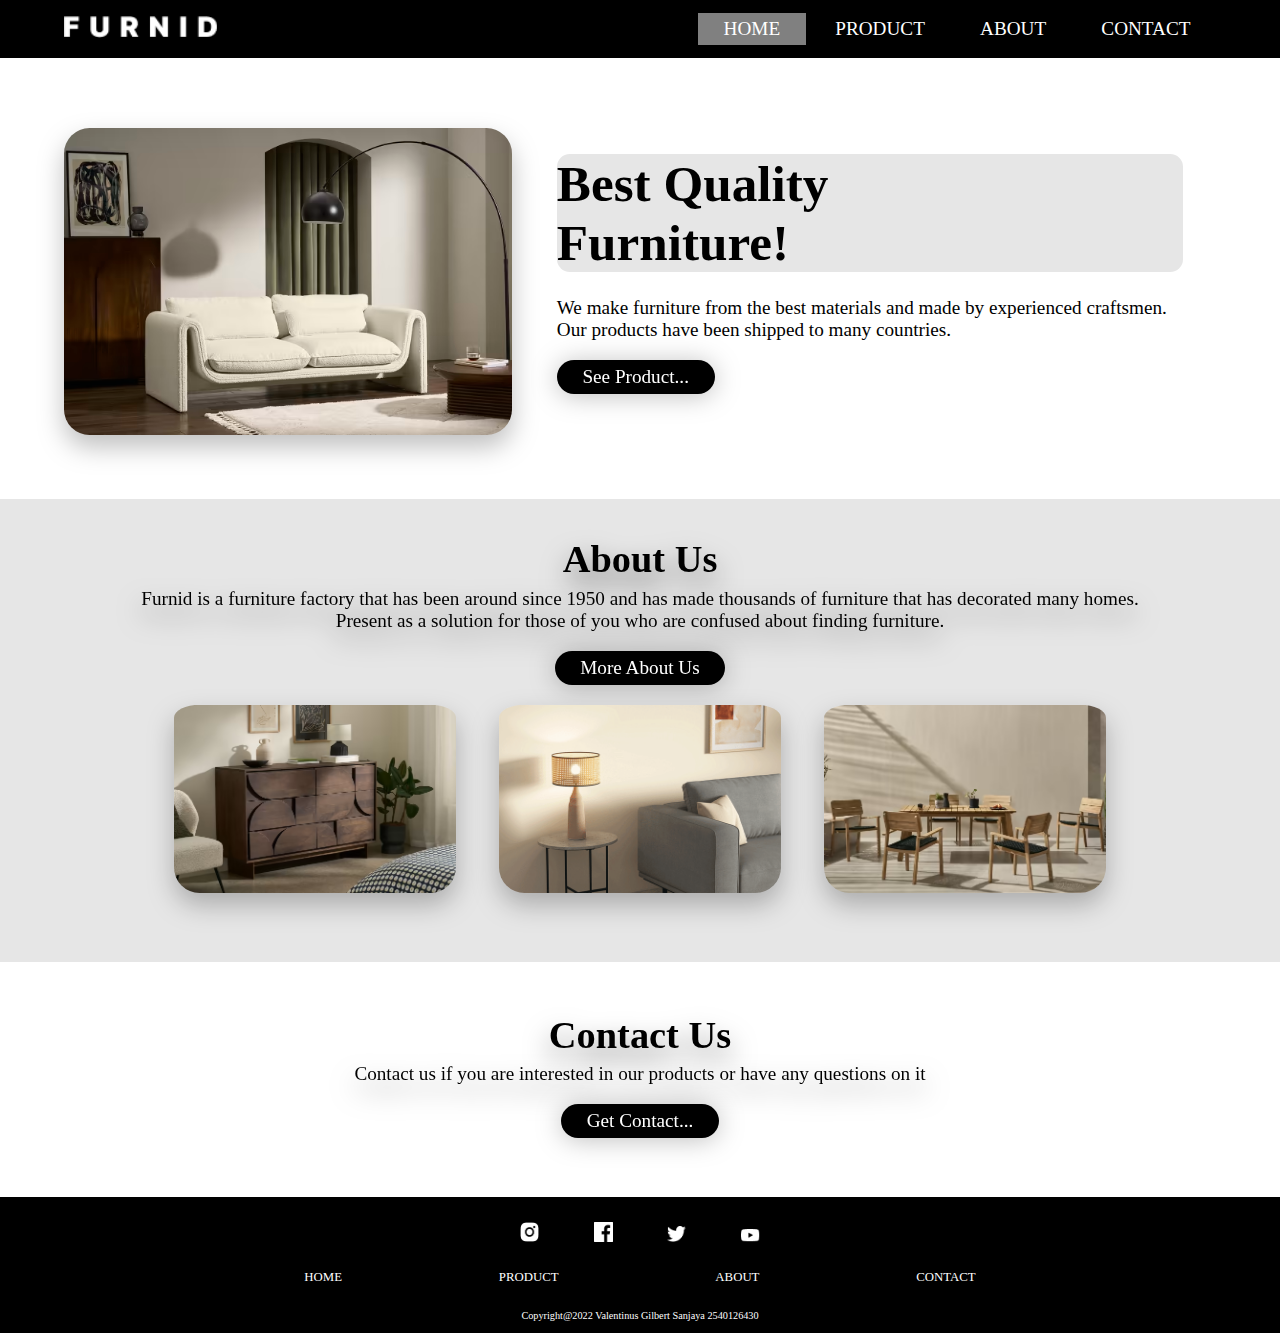
<file: index.html>
<!DOCTYPE html>
<html lang="en">
<head>
    <meta charset="UTF-8">
    <meta http-equiv="X-UA-Compatible" content="IE=edge">
    <meta name="viewport" content="width=device-width, initial-scale=1.0">
    <title>FURNID</title>
    <link rel="stylesheet" href="./css/style.css">
    <link rel="icon" href="./Asset/icon.png" type="image/x-icon">
</head>

<body>
    <nav>
        <a href="index.html"><img src="./Asset/furnid-logo.png" alt="Not Found..."></a>

        <div class="nav-bar">
            <ul>
                <li id="nav-active"><a href="#">HOME</a></li>
                <li><a href="product.html">PRODUCT</a></li>
                <li><a href="about.html">ABOUT</a></li>
                <li><a href="contact.html">CONTACT</a></li>
            </ul>
           
        </div>
    </nav>

    <section class="landing-page">
        <div class="more-product">
            <img src="./Asset/home-ourproduct.avif" alt="">
            <div class="text-column" id="column1">
                <h2>Best Quality <br> Furniture!</h2>
                <p>We make furniture from the best materials and made by experienced craftsmen.  Our products have been shipped to many countries.</p>
                <div class="button-more">
                    <a href="./product.html">See Product...</a>
                </div>
            </div>
        </div>
    </section>

    <div class="more-about">
        <h1>About Us</h1>
        <p>Furnid is a furniture factory that has been around since 1950 and has made thousands of furniture that has decorated many homes. Present as a solution for those of you who are confused about finding furniture.</p>
        <div class="button-more">
            <a href="./about.html">More About Us</a>
        </div>

        <div class="container-3photo">
            <img src="./Asset/moreabout1.avif" alt="Not Found...">
            <img src="./Asset/moreabout2.gif" alt="Not Found...">
            <img src="./Asset/moreabout3.avif" alt="Not Found...">
        </div>
    </div>

    <div class="more-contact">
        <h1>Contact Us</h1>
        <p>Contact us if you are interested in our products or have any questions on it</p>
        
        <div class="button-more">
            <a href="./contact.html">Get Contact...</a>
        </div>
    </div>

    

    


    <section class="footer">
        <div class="social-media">
            <a href="https://www.instagram.com/" target="_blank"><img src="./Asset/instagram.png" alt="Not Found.."></a>
            <a href="https://www.facebook.com/" target="_blank"> <img src="./Asset/facebook.png" alt="Not Found.."></a>
            <a href="https://www.twitter.com/" target="_blank"> <img src="./Asset/twitter.png" alt="Not Found.."></a>
            <a href="https://www.youtube.com/" target="_blank"> <img src="./Asset/youtube.png" alt="Not Found.."></a>
        </div>
        <ul class="list">
            <li><a href="index.html">HOME</a></li>
            <li><a href="product.html">PRODUCT</a></li>
            <li><a href="about.html">ABOUT</a></li>
            <li><a href="contact.html">CONTACT</a></li>
        </ul>
        <p>Copyright@2022 Valentinus Gilbert Sanjaya 2540126430</p>
    </section>

    



    
</body>
</html>
</file>
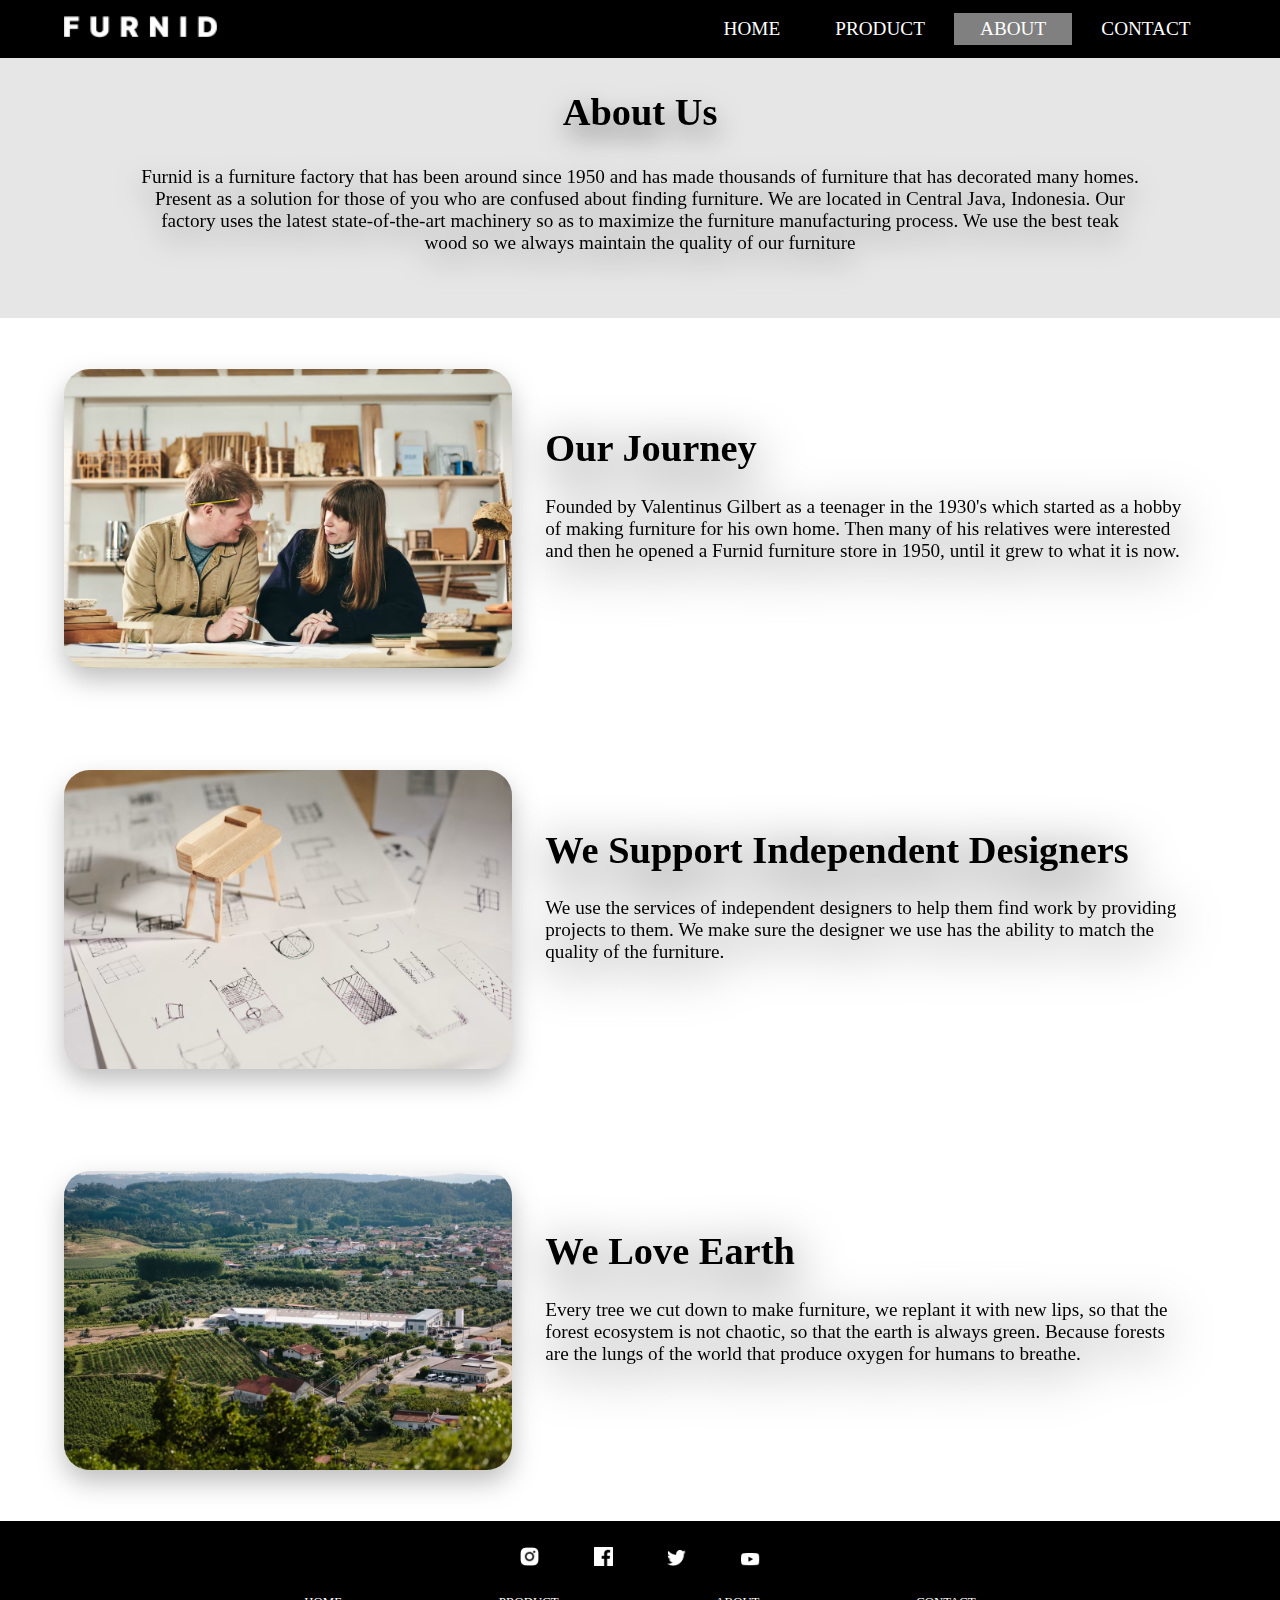
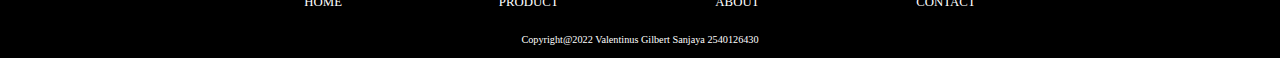
<file: about.html>
<!DOCTYPE html>
<html lang="en">
<head>
    <meta charset="UTF-8">
    <meta http-equiv="X-UA-Compatible" content="IE=edge">
    <meta name="viewport" content="width=device-width, initial-scale=1.0">
    <title>FURNID</title>
    <link rel="stylesheet" href="css/style.css">
    <link rel="icon" href="./Asset/icon.png" type="image/x-icon">
</head>

<body>
    <nav>
        <a href="index.html"><img src="./Asset/furnid-logo.png" alt="Not Found..."></a>

        <div class="nav-bar">
            <ul>
                <li><a href="index.html">HOME</a></li>
                <li><a href="product.html">PRODUCT</a></li>
                <li id="nav-active"><a href="#">ABOUT</a></li>
                <li><a href="contact.html">CONTACT</a></li>
            </ul>
           
        </div>
    </nav>

    <div class="about-us">
        <h1>About Us</h1>
        <p>Furnid is a furniture factory that has been around since 1950 and has made thousands of furniture that has decorated many homes. Present as a solution for those of you who are confused about finding furniture. We are located in Central Java, Indonesia. Our factory uses the latest state-of-the-art machinery so as to maximize the furniture manufacturing process. We use the best teak wood so we always maintain the quality of our furniture</p>
    </div>

    <div class="content-about">
        <img src="./Asset/about3.avif" alt="">
        <div class="text-content-about">
            <h2>Our Journey</h2>
            <p>Founded by Valentinus Gilbert as a teenager in the 1930's which started as a hobby of making furniture for his own home. Then many of his relatives were interested and then he opened a Furnid furniture store in 1950, until it grew to what it is now.</p>
        </div>
    </div>

    <div class="content-about">
        <img src="./Asset/about2.avif" alt="">
        <div class="text-content-about">
            <h2>We Support Independent Designers</h2>
            <p>We use the services of independent designers to help them find work by providing projects to them. We make sure the designer we use has the ability to match the quality of the furniture.</p>
        </div>
    </div>

    <div class="content-about">
        <img src="./Asset/about1.avif" alt="">
        <div class="text-content-about">
            <h2>We Love Earth</h2>
            <p>Every tree we cut down to make furniture, we replant it with new lips, so that the forest ecosystem is not chaotic, so that the earth is always green. Because forests are the lungs of the world that produce oxygen for humans to breathe.</p>
        </div>
    </div>

    <section class="footer">
        <div class="social-media">
            <a href="https://www.instagram.com/" target="_blank"><img src="./Asset/instagram.png" alt="Not Found.."></a>
            <a href="https://www.facebook.com/" target="_blank"> <img src="./Asset/facebook.png" alt="Not Found.."></a>
            <a href="https://www.twitter.com/" target="_blank"> <img src="./Asset/twitter.png" alt="Not Found.."></a>
            <a href="https://www.youtube.com/" target="_blank"> <img src="./Asset/youtube.png" alt="Not Found.."></a>
        </div>
        <ul class="list">
            <li><a href="index.html">HOME</a></li>
            <li><a href="product.html">PRODUCT</a></li>
            <li><a href="about.html">ABOUT</a></li>
            <li><a href="contact.html">CONTACT</a></li>
        </ul>
        <p>Copyright@2022 Valentinus Gilbert Sanjaya 2540126430</p>
    </section>

    
</body>
</html>
</file>
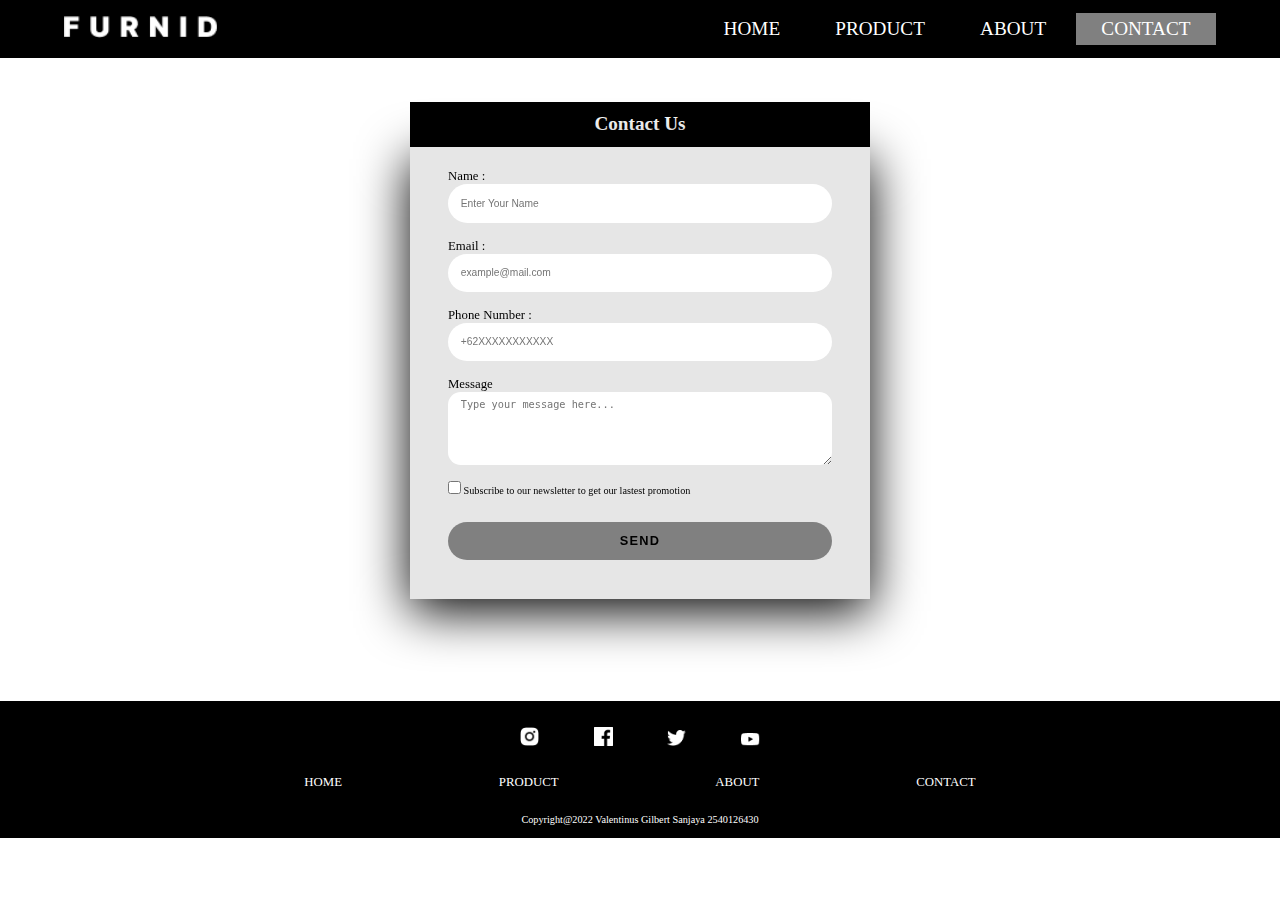
<file: contact.html>
<!DOCTYPE html>
<html lang="en">
<head>
    <meta charset="UTF-8">
    <meta http-equiv="X-UA-Compatible" content="IE=edge">
    <meta name="viewport" content="width=device-width, initial-scale=1.0">
    <title>FURNID</title>
    <link rel="stylesheet" href="css/style.css">
    <link rel="icon" href="./Asset/icon.png" type="image/x-icon">
</head>

<body>
    <nav>
        <a href="index.html"><img src="./Asset/furnid-logo.png" alt="Not Found..."></a>

        <div class="nav-bar">
            <ul>
                <li><a href="index.html">HOME</a></li>
                <li><a href="product.html">PRODUCT</a></li>
                <li><a href="about.html">ABOUT</a></li>
                <li id="nav-active"><a href="#">CONTACT</a></li>
            </ul>
           
        </div>
    </nav>
   
  
   <div class="content-contact-us">
        <div class="container-contact">
            <div class="contact-us">
                <h2>Contact Us</h2>
            </div>
            <form>
                <div class="row">
                    <div class="input-container">
                        <label>Name : <br></label>
                        <input type="text" placeholder="Enter Your Name">
                    </div>
        
                    <div class="input-container">
                        <label>Email : <br></label>
                        <input type="email" placeholder="example@mail.com">
                    </div>
                    <div class="input-container">
                        <label>Phone Number : <br></b></label>
                        <input type="tel" placeholder="+62XXXXXXXXXXX">
                    </div>
                    <div class="input-container">
                        <label>Message <br></label>
                        <textarea rows="5" placeholder="Type your message here..."></textarea>
                    </div>
                    <div class="input-container1">
                        <input type="checkbox" placeholder="+62">
                        <label> Subscribe to our newsletter to get our lastest promotion</label>
                    </div>
                      
                    <div class="submit">
                        <input type="submit" value="SEND" id="submitBtn">
                    </div>
                </div>
            </form>
        </div>
    </div>


    <section class="footer">
        <div class="social-media">
            <a href="https://www.instagram.com/" target="_blank"><img src="./Asset/instagram.png" alt="Not Found.."></a>
            <a href="https://www.facebook.com/" target="_blank"> <img src="./Asset/facebook.png" alt="Not Found.."></a>
            <a href="https://www.twitter.com/" target="_blank"> <img src="./Asset/twitter.png" alt="Not Found.."></a>
            <a href="https://www.youtube.com/" target="_blank"> <img src="./Asset/youtube.png" alt="Not Found.."></a>
        </div>
        <ul class="list">
            <li><a href="index.html">HOME</a></li>
            <li><a href="product.html">PRODUCT</a></li>
            <li><a href="about.html">ABOUT</a></li>
            <li><a href="contact.html">CONTACT</a></li>
        </ul>
        <p>Copyright@2022 Valentinus Gilbert Sanjaya 2540126430</p>
    </section>

    
</body>
</html>
</file>
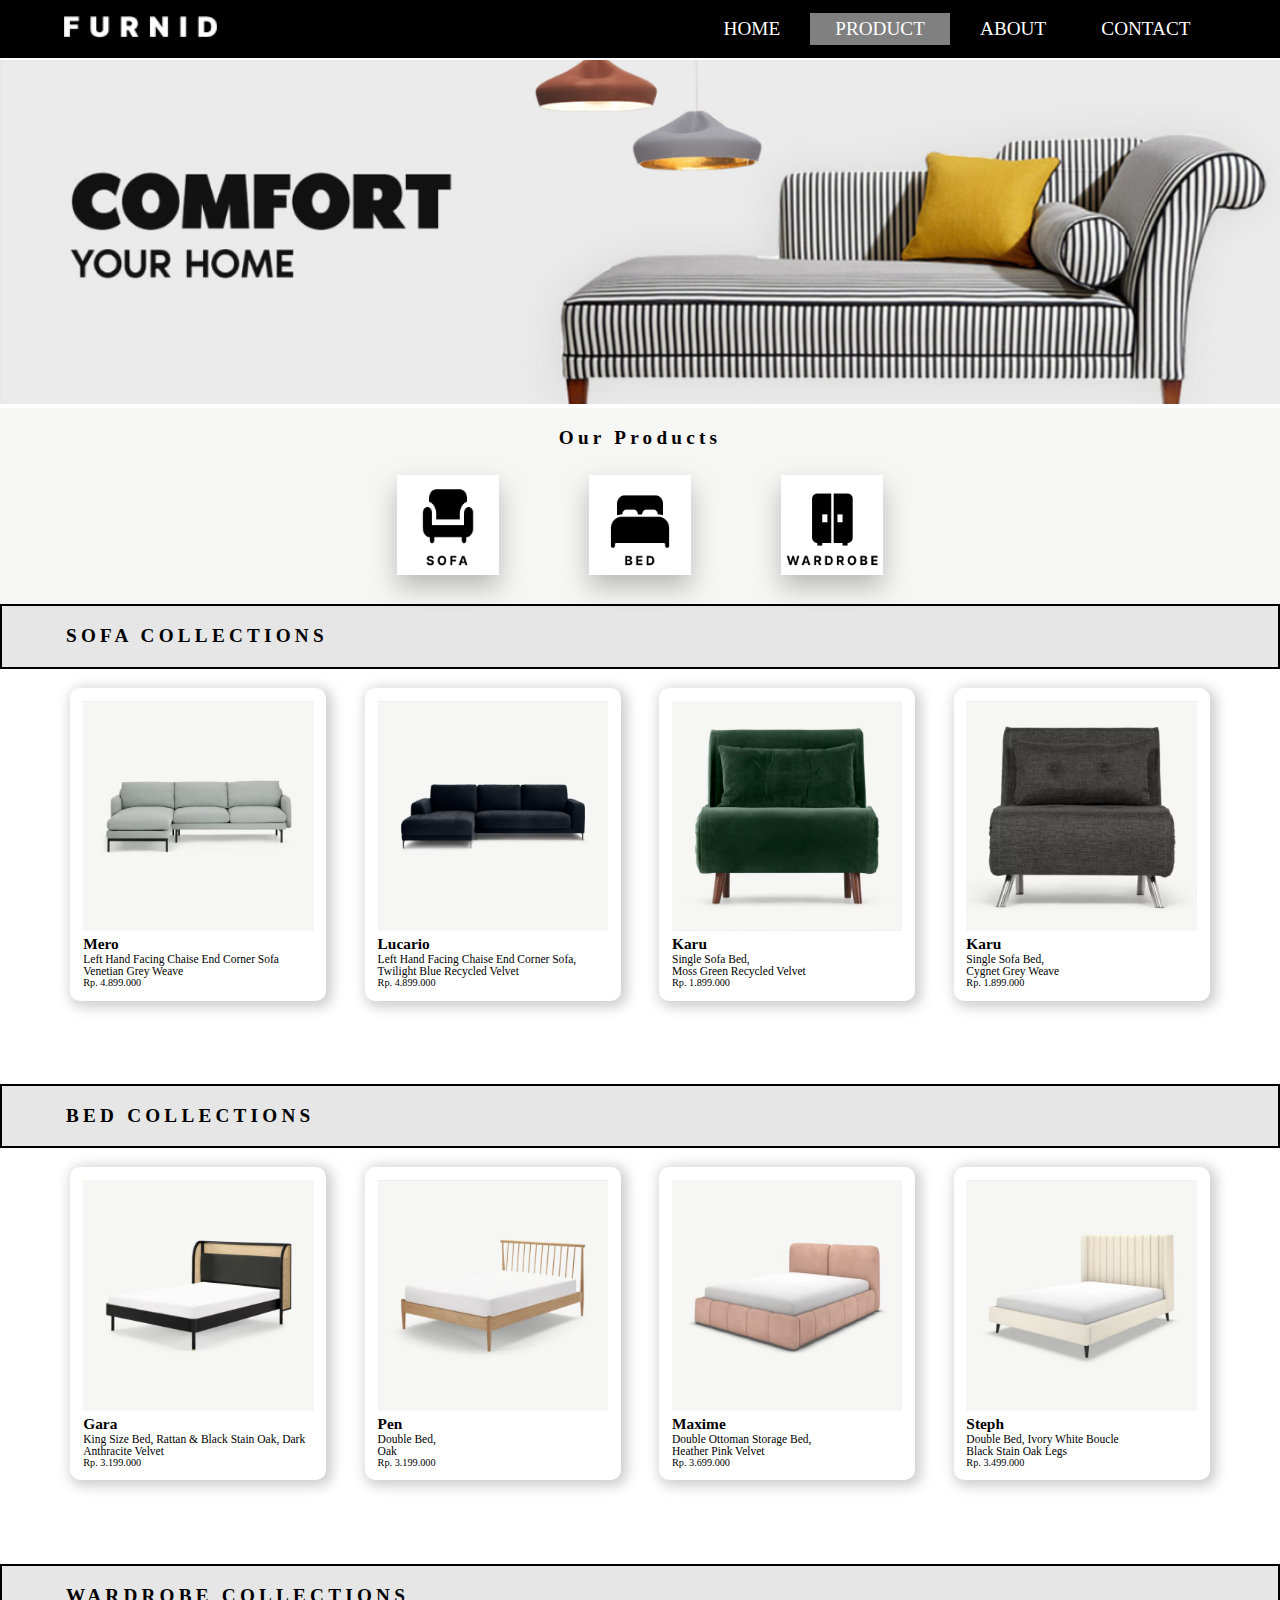
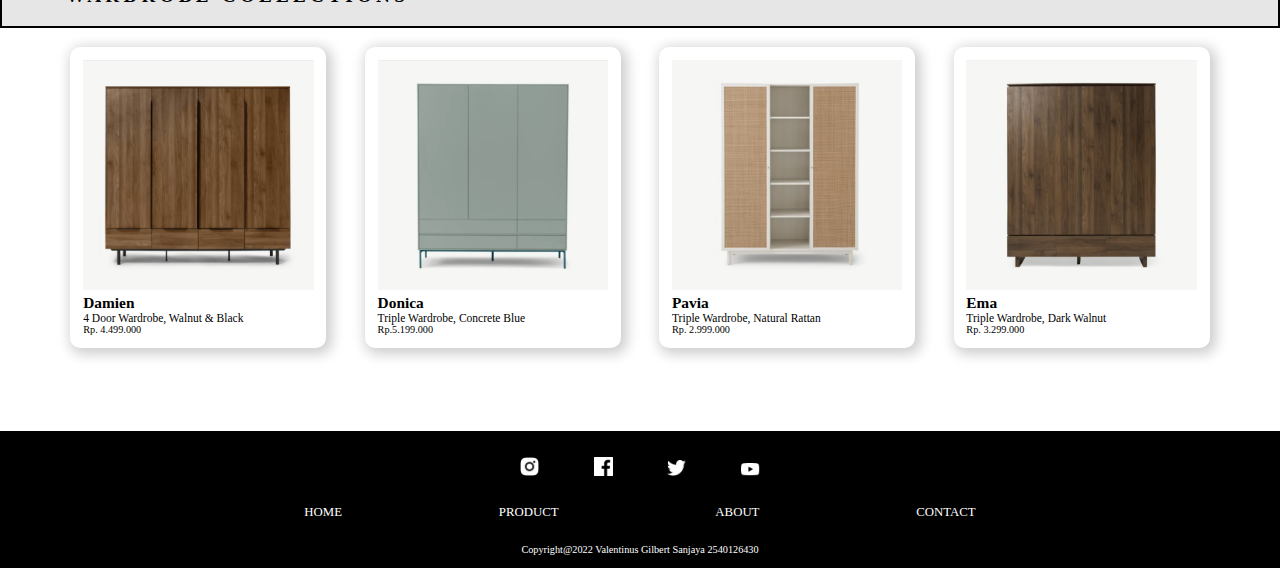
<file: product.html>
<!DOCTYPE html>
<html lang="en">
<head>
    <meta charset="UTF-8">
    <meta http-equiv="X-UA-Compatible" content="IE=edge">
    <meta name="viewport" content="width=device-width, initial-scale=1.0">
    <title>FURNID</title>
    <link rel="stylesheet" href="css/style.css">
    <link rel="icon" href="./Asset/icon.png" type="image/x-icon">
</head>

<body>
    <nav>
        <a href="index.html"><img src="./Asset/furnid-logo.png" alt="Not Found..."></a>

        <div class="nav-bar">
            <ul>
                <li><a href="index.html">HOME</a></li>
                <li id="nav-active"><a href="#">PRODUCT</a></li>
                <li><a href="about.html">ABOUT</a></li>
                <li><a href="contact.html">CONTACT</a></li>
            </ul>
           
        </div>
    </nav>

    <section class="banner">
        <img src="./Asset/banner1.png" alt="Not Found">
    </section>

    <section class="our-product">
        <div class="our-product-title">
            <h1  class="heading"> Our Products</h1>
        </div>
      
    
        <div class="container-category">
            <div class="box">
                <a href="#category-sofa"><img src="./Asset/sofa-logo.png" alt="Not Found..."></a>
            </div>
            <div class="box">
                <a href="#category-bed"><img src="./Asset/bed-logo.png" alt="Not Found..."></a>
            </div>
            <div class="box">
                <a href="#category-wardrobe"><img src="./Asset/wardrobe-logo.png" alt="Not Found..."></a>
            </div>
        </div>

        <div class="line"></div>
    </section>

    <section class="catalog">
         <div class="category" id="category-sofa">
            <h1  class="wrapper"> SOFA COLLECTIONS</h1>
            <div class="container">
                <div class="card">
                    <div class="box-img">
                        <img src="./Asset/sofa1.png" alt="Not Found...">
                    </div>
                    <div class="product-name">
                        <p>Mero</p>
                    </div>
                    <div class="description">
                        <p>Left Hand Facing Chaise End Corner Sofa <br> Venetian Grey Weave
                        </p>
                    </div>
                    <div class="price">
                        <p>Rp. 4.899.000</p>
                    </div>
                </div>
                <div class="card">
                    <div class="box-img">
                        <img src="./Asset/sofa2.png" alt="Not Found...">
                    </div>
                    <div class="product-name">
                        <p>Lucario</p>
                    </div>
                    <div class="description">
                        <p>Left Hand Facing Chaise End Corner Sofa, Twilight Blue Recycled Velvet
                        </p>
                    </div>
                    <div class="price">
                        <p>Rp. 4.899.000</p>
                    </div>
                </div>
                <div class="card">
                    <div class="box-img">
                        <img src="./Asset/sofa3.png" alt="Not Found...">
                    </div>
                    <div class="product-name">
                        <p>Karu</p>
                    </div>
                    <div class="description">
                        <p>Single Sofa Bed,<br>
                            Moss Green Recycled Velvet
                        </p>
                    </div>
                    <div class="price">
                        <p>Rp. 1.899.000</p>
                    </div>
                </div>
                <div class="card">
                    <div class="box-img">
                        <img src="./Asset/sofa4.png" alt="Not Found...">
                    </div>
                    <div class="product-name">
                        <p>Karu</p>
                    </div>
                    <div class="description">
                        <p>Single Sofa Bed, <br>
                            Cygnet Grey Weave
                        </p>
                    </div>
                    <div class="price">
                        <p>Rp. 1.899.000</p>
                    </div>
                </div>
            </div>
        </div>

        <div class="category" id="category-bed">
            <h1  class="wrapper"> BED COLLECTIONS</h1>
            <div class="container">
                <div class="card">
                    <div class="box-img">
                        <img src="./Asset/bed1.png" alt="Not Found...">
                    </div>
                    <div class="product-name">
                        <p>Gara</p>
                    </div>
                    <div class="description">
                        <p>King Size Bed, Rattan & Black Stain Oak, Dark Anthracite Velvet
                        </p>
                    </div>
                    <div class="price">
                        <p>Rp. 3.199.000</p>
                    </div>
                </div>
                <div class="card">
                    <div class="box-img">
                        <img src="./Asset/bed2.png" alt="Not Found...">
                    </div>
                    <div class="product-name">
                        <p>Pen</p>
                    </div>
                    <div class="description">
                        <p>Double Bed, <br>Oak
                        </p>
                    </div>
                    <div class="price">
                        <p>Rp. 3.199.000</p>
                    </div>
                </div>
                <div class="card">
                    <div class="box-img">
                        <img src="./Asset/bed3.png" alt="Not Found...">
                    </div>
                    <div class="product-name">
                        <p>Maxime</p>
                    </div>
                    <div class="description">
                        <p>Double Ottoman Storage Bed, 
                           <br> Heather Pink Velvet
                        </p>
                    </div>
                    <div class="price">
                        <p>Rp. 3.699.000</p>
                    </div>
                </div>
                <div class="card">
                    <div class="box-img">
                        <img src="./Asset/bed4.png" alt="Not Found...">
                    </div>
                    <div class="product-name">
                        <p>Steph</p>
                    </div>
                    <div class="description">
                        <p>Double Bed, Ivory White Boucle <br> Black Stain Oak Legs
                        </p>
                    </div>
                    <div class="price">
                        <p>Rp. 3.499.000</p>
                    </div>
                </div>
            </div>
        </div>

        <div class="category" id="category-wardrobe">
            <h1  class="wrapper"> WARDROBE COLLECTIONS</h1>
            <div class="container">
                <div class="card">
                    <div class="box-img">
                        <img src="./Asset/wardrobe1.png" alt="Not Found...">
                    </div>
                    <div class="product-name">
                        <p>Damien</p>
                    </div>
                    <div class="description">
                        <p>4 Door Wardrobe, Walnut & Black <br>
                        </p>
                    </div>
                    <div class="price">
                        <p>Rp. 4.499.000</p>
                    </div>
                </div>
                <div class="card">
                    <div class="box-img">
                        <img src="./Asset/wardrobe2.png" alt="Not Found...">
                    </div>
                    <div class="product-name">
                        <p>Donica</p>
                    </div>
                    <div class="description">
                        <p> Triple Wardrobe, Concrete Blue
                        </p>
                    </div>
                    <div class="price">
                        <p>Rp.5.199.000</p>
                    </div>
                </div>
                <div class="card">
                    <div class="box-img">
                        <img src="./Asset/wardrobe3.png" alt="Not Found...">
                    </div>
                    <div class="product-name">
                        <p>Pavia</p>
                    </div>
                    <div class="description">
                        <p>Triple Wardrobe, Natural Rattan
                        </p>
                    </div>
                    <div class="price">
                        <p>Rp. 2.999.000</p>
                    </div>
                </div>
                <div class="card">
                    <div class="box-img">
                        <img src="./Asset/wardrobe4.png" alt="Not Found...">
                    </div>
                    <div class="product-name">
                        <p>Ema</p>
                    </div>
                    <div class="description">
                        <p>Triple Wardrobe, Dark Walnut
                        </p>
                    </div>
                    <div class="price">
                        <p>Rp. 3.299.000</p>
                    </div>
                </div>
            </div>
        </div>
    </section>

    <section class="footer">
        <div class="social-media">
            <a href="https://www.instagram.com/" target="_blank"><img src="./Asset/instagram.png" alt="Not Found.."></a>
            <a href="https://www.facebook.com/" target="_blank"> <img src="./Asset/facebook.png" alt="Not Found.."></a>
            <a href="https://www.twitter.com/" target="_blank"> <img src="./Asset/twitter.png" alt="Not Found.."></a>
            <a href="https://www.youtube.com/" target="_blank"> <img src="./Asset/youtube.png" alt="Not Found.."></a>
        </div>
        <ul class="list">
            <li><a href="index.html">HOME</a></li>
            <li><a href="product.html">PRODUCT</a></li>
            <li><a href="about.html">ABOUT</a></li>
            <li><a href="contact.html">CONTACT</a></li>
        </ul>
        <p>Copyright@2022 Valentinus Gilbert Sanjaya 2540126430</p>
    </section>

    



    
</body>
</html>
</file>
<file: css/style.css>
*{
    font-style: 'Inter';

    margin: 0vw; padding: 0vw;
    box-sizing: border-box;
    outline: none; border: none;
    text-decoration: none;
    text-transform: none;
}



nav{
    display:flex;
    position: fixed;
    width: 100%;
    padding: 1% 5%;
    justify-content: space-between;
    align-items: center;
    background-color: black;
    z-index: 100;
}

nav img{
    width: 12vw;
}

.nav-bar{
    flex: 1;
    text-align: right;
    color: white;
    
}

#nav-active{
    background-color:gray;
}

.nav-bar ul li{
    list-style: none;
    display: inline-block;
    padding: 0.4vw 2vw;
    position: relative;
}

.nav-bar ul li a{
    color: white;
    text-decoration: none;
    font-size: 1.5vw;
}



.nav-bar ul li:hover{
    background-color: rgb(146, 146, 146);
}

.nav-bar ul li a:hover{
    color: black;
}

.landing-page{
    padding: 1% 5%;
    padding-top: 10vw;
}

.more-product img{
    width: 35vw;
    border-radius: 2vw;
    filter: drop-shadow(0px 1vw 1vw rgba(0, 0, 0, 0.25));
}

.more-product{
    margin: auto;
    display: flex;
    margin-bottom: 4vw;
    font-size: 1.5vw;
}

.more-product img:hover{
    transform: scale(1.1);
    transition: 0.4s;
}

.container-3photo img:hover{
    transform: scale(1.1);
    transition: 0.4s;
}

.text-column{
    padding: 2.6vw;
    padding-top: 2vw;
    margin-left: 0.9vw;
}

.text-column h2{
    font-size: 4vw;
    background-color: #e6e6e6;
    border-radius: 1vw;
}

.text-column p{
    padding-top: 1vw;
}

.button-more{
    padding: 1vw 0;
    margin-top: 1vw; 
    filter: drop-shadow(0px 0.2vw 1vw rgba(0, 0, 0, 0.25));
 }

 .button-more a{
     background-color: black;
     color: white;
     padding: 0.5vw 2vw;
     border-radius: 2vw;
 }


 .button-more a:hover{
     background-color: grey;
     color: black;
     font-weight: bold;
     border: 0.1vw solid black;
     transform: scale(1.1);
 }

.text-column p{
    margin-top: 1vw;
}

.more-about{
    padding: 3vw;
    padding-bottom: 5vw;
    text-align: center;
    align-content: center;
    font-size: 1.5vw;
    background-color: #e6e6e6;
}

.more-about h1{
    font-size: 3vw;
    filter: drop-shadow(0px 1vw 1vw rgba(0, 0, 0, 0.5));
}

.more-about p{
    padding: 0vw 8vw;
    padding-top: 0.5vw;
    filter: drop-shadow(0px 1vw 1vw rgba(0, 0, 0, 0.5));
}

.container-3photo img{
    width: 22vw;
    padding-top: 1vw;
    margin: 0vw 1.5vw;
    border-radius: 2vw;
    filter: drop-shadow(0px 1vw 1vw rgba(0, 0, 0, 0.25));
}

.more-contact{
    padding: 2vw;
    padding-top: 4vw;
    padding-bottom: 4vw;
    text-align: center;
    align-content: center;
    font-size: 1.5vw;
}

.more-contact h1{
    font-size: 3vw;
    filter: drop-shadow(0px 1vw 1vw rgba(0, 0, 0, 0.5));
}

.more-contact p{
    padding: 0vw 8vw;
    padding-top: 0.5vw;
    filter: drop-shadow(0px 1vw 1vw rgba(0, 0, 0, 0.5));
}

.banner{
    margin-top: 0vw;
}

.banner img{
    width: 100%;
    margin-top: 4.7vw;
}

.heading{
    text-align: center;
    font-size: 1.5vw;
    letter-spacing: 0.22em;
    padding-top: 1.5vw;
}

.container-category{
    display: flex;
    flex-direction: row;
    justify-content: center;
    padding: 1vw;
}

.container-category img{
    width: 9vw;
    padding: 1vw 0.5vw;
    filter: drop-shadow(0px 1vw 1vw rgba(0, 0, 0, 0.25));

}

.container-category img:hover{
    transform: scale(1.2);
}

.box{
    padding-left: 3vw;
    padding-right: 3vw;
}

.our-product{
    background-color: #F6F6F4 ;
}

.wrapper{
    text-align: left;
    font-size: 1.5vw;
    letter-spacing: 0.22em;
    padding: 1.5% 5%;
    border: 0.2vw solid black;
    background-color: #e6e6e6;
}

.category{
    padding-bottom: 5vw;
}


.container{
    display: flex;
    justify-content: center;
    align-items: center; 
}

.box-img img{
    width: 18vw;
}

.product-name{
    font-weight: 600;
    font-size: 1.2vw;
}

.description{
    font-size: 0.9vw;
}

.price{
    font-size: 0.8vw;
}
.container .card{
    position: relative;
    justify-content: center;
    align-items: center;
    padding: 1vw;
    margin: 1.5vw;
    width: 20vw;
    box-shadow: 0.2vw 0.2vw 1vw 0.2vw rgba(0, 0, 0, 0.2);
    border-radius: 0.8vw;

}

.container .card:hover{
    background-color: gray;
    color: white;
    transform: scale(1.1);
}

.about-us{
    background-color: #e6e6e6;
    padding: 5vw;
    padding-top: 7vw;
    padding-bottom: 5vw;
    text-align: center;
    align-content: center;
    font-size: 1.5vw;
}


.about-us h1{
    font-size: 3vw;
    filter: drop-shadow(0px 1vw 1vw rgba(0, 0, 0, 0.5));
    margin-bottom: 2vw;
}

.about-us p{
    padding: 0 6vw;
    padding-top: 0.5vw;
    filter: drop-shadow(0px 1vw 1vw rgba(0, 0, 0, 0.5));
    text-align:center;
}

.content-about img{
    width: 35vw;
    border-radius: 2vw;
    filter: drop-shadow(0px 1vw 1vw rgba(0, 0, 0, 0.25));
}

.content-about img:hover{
    transform: scale(1.1);
}

.content-about{
    margin: auto;
    display: flex;
    padding: 4% 5%;
    font-size: 1.5vw;
}

.text-content-about{
    padding: 2.6vw;
    padding-top: 2vw;
    margin-top: 2.5vw;
    margin-left: 0vw;
    filter: drop-shadow(0vw 1vw 2vw rgba(0, 0, 0, 1));

}

.text-content-about h2{
    font-size: 3vw;
    border-radius: 1vw;
    margin-bottom: 2vw;
}

.content-contact-us{
    padding: 8vw 0;
}

.contact-us{
    text-align: center;
    background-color: black;
    color: white;
    line-height: 3.5vw;
}

.contact-us h2{
    font-size: 1.5vw;
}

.container-contact{
    width: 100%;
    padding: 0vw 32vw;
    margin: auto;
    margin-left: auto;
}

.row{
    padding: 2vw 3vw;
    padding-top: 1.5vw;
    background-color: #e6e6e6;
    filter: drop-shadow(0vw 1vw 2vw rgba(0, 0, 0, 1));

}

.input-container{
    margin-bottom: 1vw;
}
.input-container label{
    font-size: 1vw;
}

.input-container input{
    width: 100%;
    font-size: 0.8vw;
    line-height: 2vw;
    padding: 0.5vw 1vw;
    border-radius: 10vw;
}

.input-container1{
    font-size: 0.8vw;
    margin-bottom: 2vw;
}

.input-container input:focus{
    border: 0.2vw solid black;
}

.input-container textarea:focus{
    border: 0.2vw solid black;
}

.input-container textarea{
    padding: 0.5vw 1vw;
    font-size: 0.8vw;
    width: 100%;
    border-radius: 1vw ;
}

.submit{
    margin-bottom: 1vw;
}



.submit input{
    width: 100%;
    font-size: 1vw;
    font-weight: 800;
    letter-spacing: 0.1vw;
    line-height: 2vw;
    padding: 0.5vw 1vw;
    border-radius: 10vw;
    background-color: gray;
}

.submit input:hover{
    background-color: black;
    color: white;
    cursor:pointer;
}


 .footer{
     background-color: black;
     padding: 1vw;
     padding-top: 2vw;
     color: white;
     font-size: 1vw;
     align-items: center;
     text-align: center;
 }

 
 .footer img{
     width: 1.5vw;

     margin: 0vw 2vw;
 }

 .footer img:hover{
     width: 2vw;
 }

 .footer ul{
     margin-top: 0;
     padding: 0;
     list-style: none;
     font-size: 1vw;
     line-height: 3;
     margin-bottom: 0;
     text-align: center;
 }

 .footer ul li a{
    color: white;
    text-decoration: none;
}
.footer ul li{
    display: inline-block;
    padding: 1vw 6vw;
}

.footer ul li a:hover{
    background: grey;
}

.footer p{
    font-size: 0.8vw;
}
</file>
